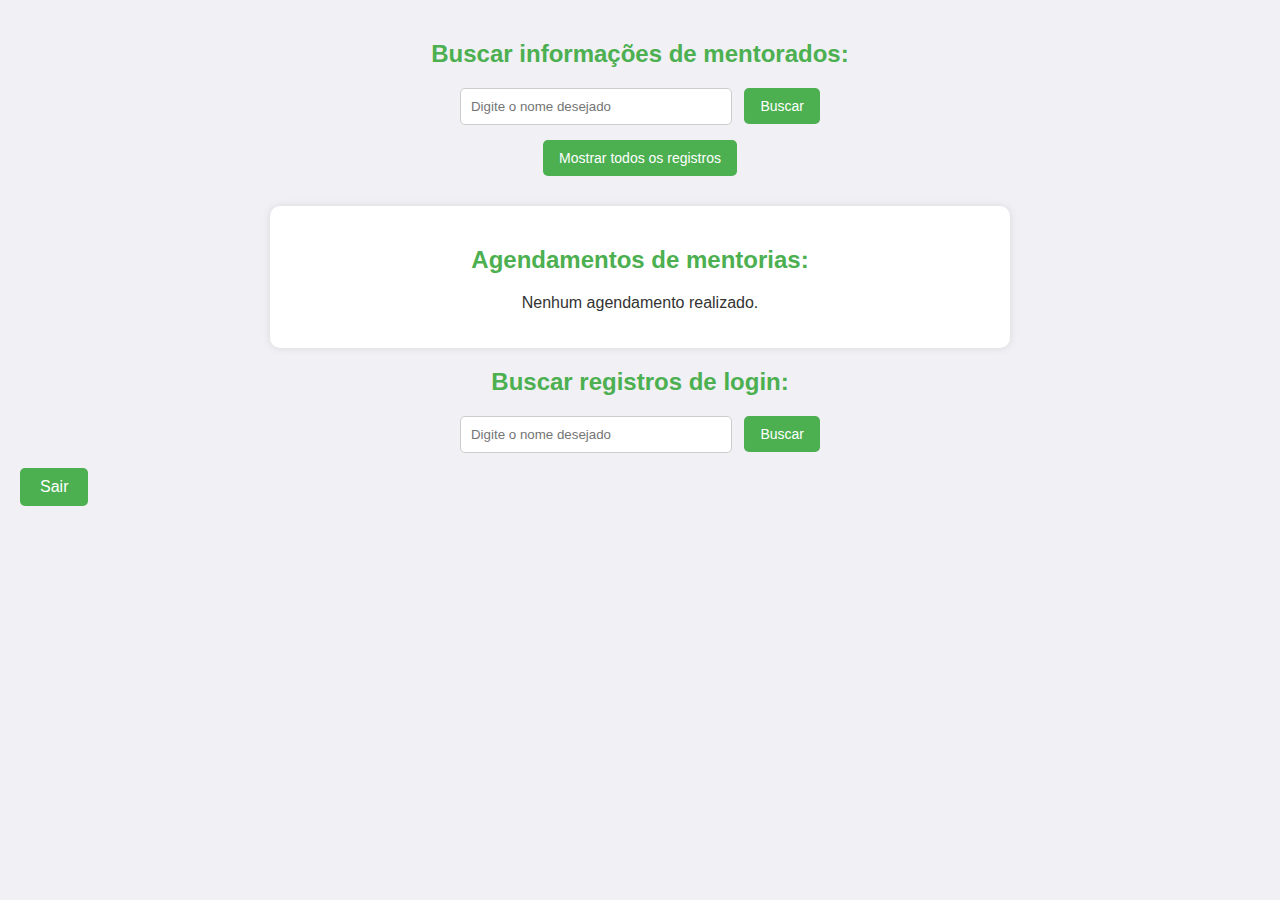
<file: Projetos/Dr.mentor/buscar_estudos.html>
<!DOCTYPE html>
<html lang="pt-br">

<head>
  <meta charset="UTF-8">
  <title>Buscar Estudantes</title>
  <link rel='stylesheet' type='text/css' media='screen' href='buscar_estudos.css'>
  <script src="buscar.js"></script>
</head>

<body>

  <h2>Buscar informações de mentorados:</h2>
        <!-- BUSCAR OS DADOS DE MENTORADO DO BANCO -->
  <form method="GET" action="buscar_estudos.php">
    <input type="text" name="nome" placeholder="Digite o nome desejado">
    <input type="submit" value="Buscar">
  </form>
        <!-- MOSTRAR TODOS OS REGISTROS DE MENTORADO DO BANCO -->
  <form method="GET" action="buscar_estudos.php" style="margin-top: 10px;">
    <input type="hidden" name="todos" value="1">
    <button type="submit">Mostrar todos os registros</button>
  </form>
        <!-- CONFIRMAÇÃO DE MENTORIA -->
  <div class="container">
    <h2>Agendamentos de mentorias:</h2>
    <div id="lista"></div>
  </div>
        <!-- BUSCAR OS DADOS DE CADASTROS DO BANCO -->
  <h2>Buscar registros de login:</h2>
  <form method="GET" action="listar.php">
    <input type="text" name="nome" placeholder="Digite o nome desejado">
    <input type="submit" value="Buscar">
  </form>

  <a href="inicial.html" class="sair">Sair</a>

</body>

</html>
</file>
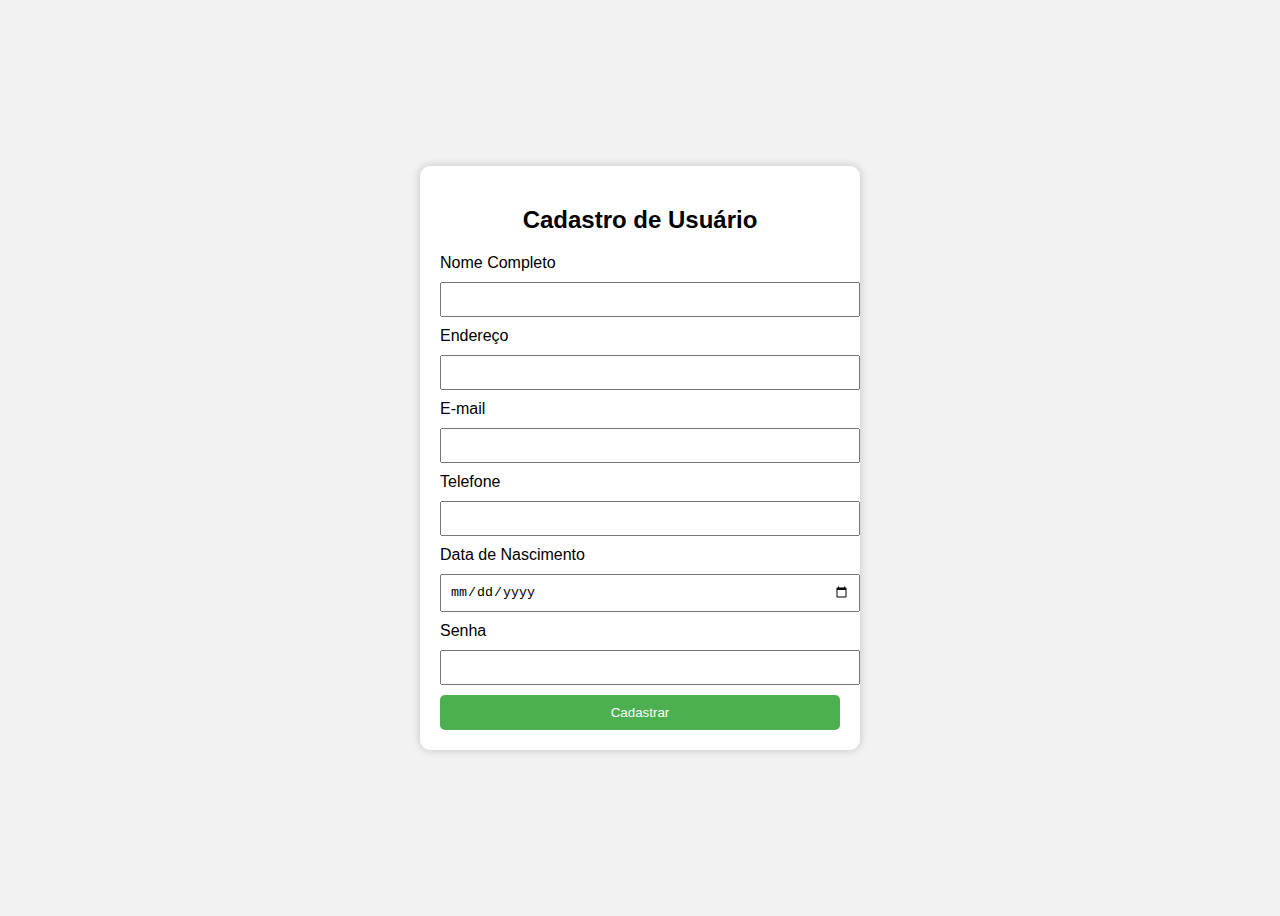
<file: Projetos/Dr.mentor/cadastro.html>
<!DOCTYPE html>
<html lang="pt-BR">

<head>
  <meta charset="UTF-8">
  <meta name="viewport" content="width=device-width, initial-scale=1.0">
  <title>Cadastro</title>
  <link rel='stylesheet' type='text/css' media='screen' href='cadastro.css'>
</head>

<body>
  <div class="container">
    <h2>Cadastro de Usuário</h2>
    <form action="cadastro.php" method="post">
      <label>Nome Completo</label><input type="text" name="nome" required>
      <label>Endereço</label><input type="text" name="endereco" required>
      <label>E-mail</label><input type="email" name="email" required>
      <label>Telefone</label><input type="tel" name="telefone" required>
      <label>Data de Nascimento</label><input type="date" name="nascimento" required>
      <label>Senha</label><input type="password" name="senha" required>
      <button type="submit">Cadastrar</button>
    </form>
  </div>
</body>

</html>
</file>
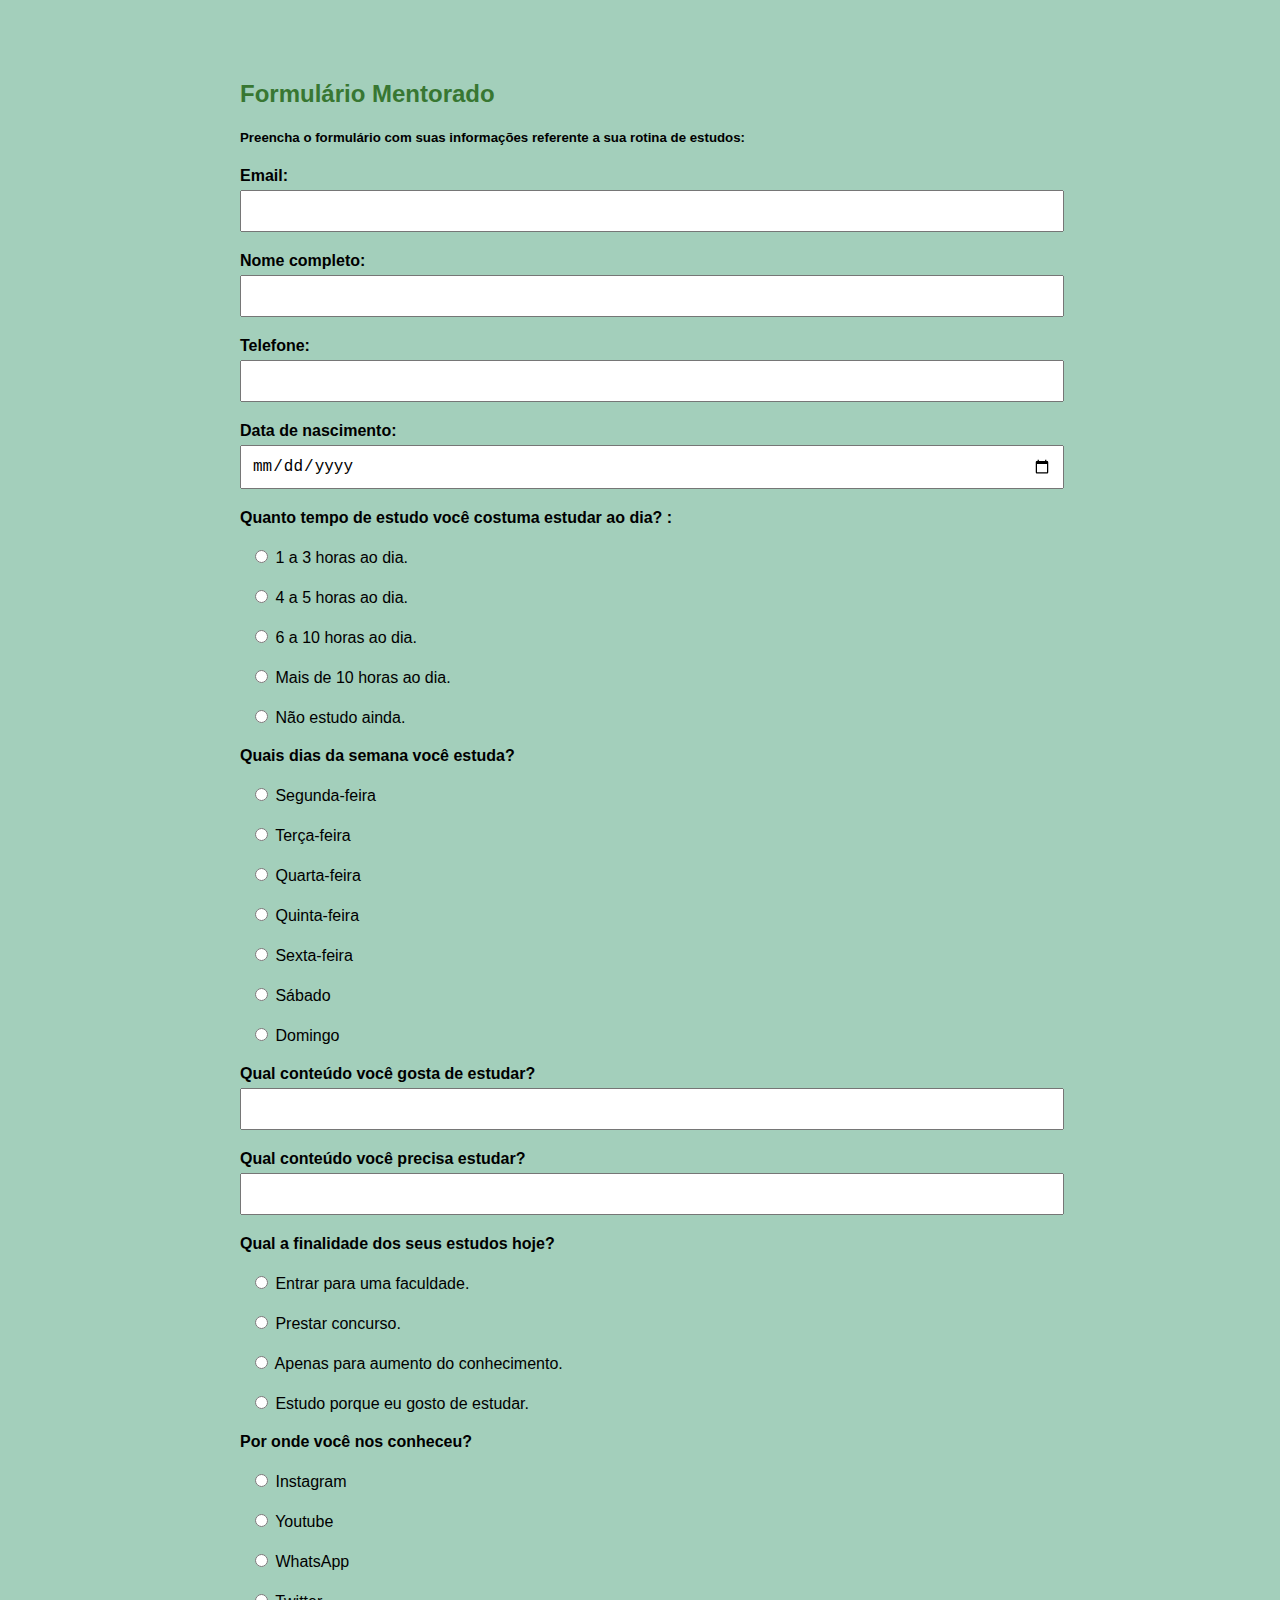
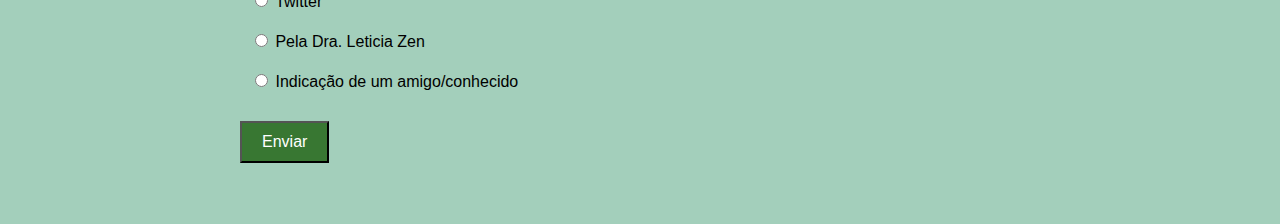
<file: Projetos/Dr.mentor/formulario_estudos.html>
<!DOCTYPE html>
<html lang="pt-br">

<head>
  <meta charset="UTF-8">
  <title>Formulário mentorado</title>
  <link rel='stylesheet' type='text/css' media='screen' href='formulario.css'>
</head>

<body>

  <h2>Formulário Mentorado</h2>
  <h5>Preencha o formulário com suas informações referente a sua rotina de estudos:
  </h5>

  <form action="salvar_estudo.php" method="post">

    <label for="email">Email:</label>
    <input type="email" id="email" name="email" required>

    <label for="nome">Nome completo:</label>
    <input type="text" id="nome" name="nome" required>

    <label for="telefone">Telefone:</label>
    <input type="tel" id="telefone" name="telefone" required>

    <label for="data_nascimento">Data de nascimento:</label>
    <input type="date" id="data_nascimento" name="data_nascimento" required>

    <label>Quanto tempo de estudo você costuma estudar ao dia? :</label>
    <div class="radio-group">
      <label><input type="radio" name="tempo_estudo" value="1 a 3 horas" required> 1 a 3 horas ao dia.</label>
      <label><input type="radio" name="tempo_estudo" value="4 a 5 horas"> 4 a 5 horas ao dia.</label>
      <label><input type="radio" name="tempo_estudo" value="6 a 10 horas"> 6 a 10 horas ao dia.</label>
      <label><input type="radio" name="tempo_estudo" value="Mais de 10 horas"> Mais de 10 horas ao dia.</label>
      <label><input type="radio" name="tempo_estudo" value="Não estudo"> Não estudo ainda.</label>
    </div>

    <label>Quais dias da semana você estuda?</label>
    <div class="radio-group">
      <label><input type="radio" name="dia_semana" value="Segunda-feira" required> Segunda-feira</label>
      <label><input type="radio" name="dia_semana" value="Terça-feira"> Terça-feira</label>
      <label><input type="radio" name="dia_semana" value="Quarta-feira"> Quarta-feira</label>
      <label><input type="radio" name="dia_semana" value="Quinta-feira"> Quinta-feira</label>
      <label><input type="radio" name="dia_semana" value="Sexta-feira"> Sexta-feira</label>
      <label><input type="radio" name="dia_semana" value="Sábado"> Sábado</label>
      <label><input type="radio" name="dia_semana" value="Domingo"> Domingo</label>
    </div>

    <label for="conteudo_gosta">Qual conteúdo você gosta de estudar?</label>
    <input type="text" id="conteudo_gosta" name="conteudo_gosta" required>

    <label for="conteudo_precisa">Qual conteúdo você precisa estudar?</label>
    <input type="text" id="conteudo_precisa" name="conteudo_precisa" required>

    <label>Qual a finalidade dos seus estudos hoje?</label>
    <div class="radio-group">
      <label><input type="radio" name="finalidade_estudo" value="Entrar para uma faculdade" required> Entrar para uma
        faculdade.</label>
      <label><input type="radio" name="finalidade_estudo" value="Prestar concurso"> Prestar concurso.</label>
      <label><input type="radio" name="finalidade_estudo" value="Apenas para aumento do conhecimento"> Apenas para
        aumento do conhecimento.</label>
      <label><input type="radio" name="finalidade_estudo" value="Estudo porque eu gosto de estudar"> Estudo porque eu
        gosto de estudar.</label>
    </div>

    <label>Por onde você nos conheceu?</label>
    <div class="radio-group">
      <label><input type="radio" name="conheceu_por" value="Instagram" required> Instagram</label>
      <label><input type="radio" name="conheceu_por" value="Youtube"> Youtube</label>
      <label><input type="radio" name="conheceu_por" value="WhatsApp"> WhatsApp</label>
      <label><input type="radio" name="conheceu_por" value="Twitter"> Twitter</label>
      <label><input type="radio" name="conheceu_por" value="Pela Dr. Leticia Zen"> Pela Dra. Leticia Zen</label>
      <label><input type="radio" name="conheceu_por" value="Indicação de um amigo/conhecido"> Indicação de um
        amigo/conhecido</label>
    </div>

    <input type="submit" value="Enviar" class="enviar">
  </form>


</body>

</html>
</file>
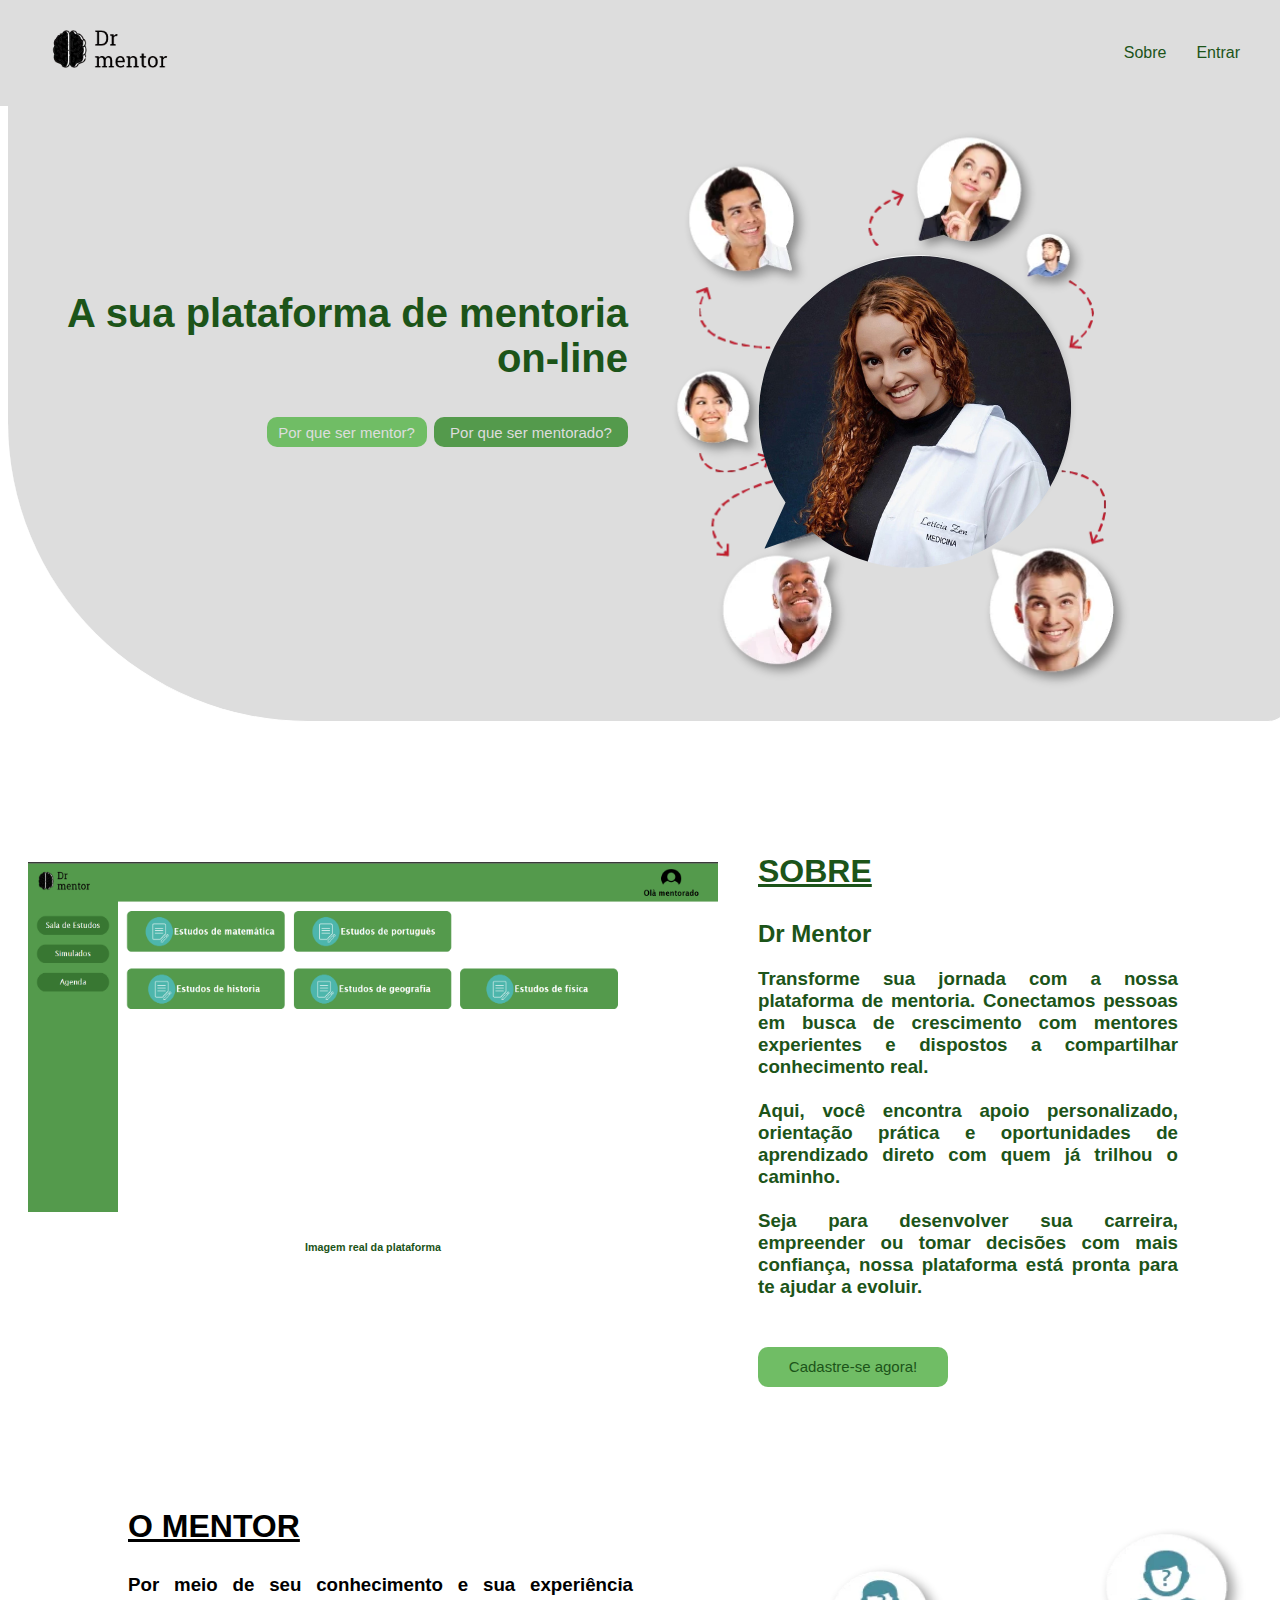
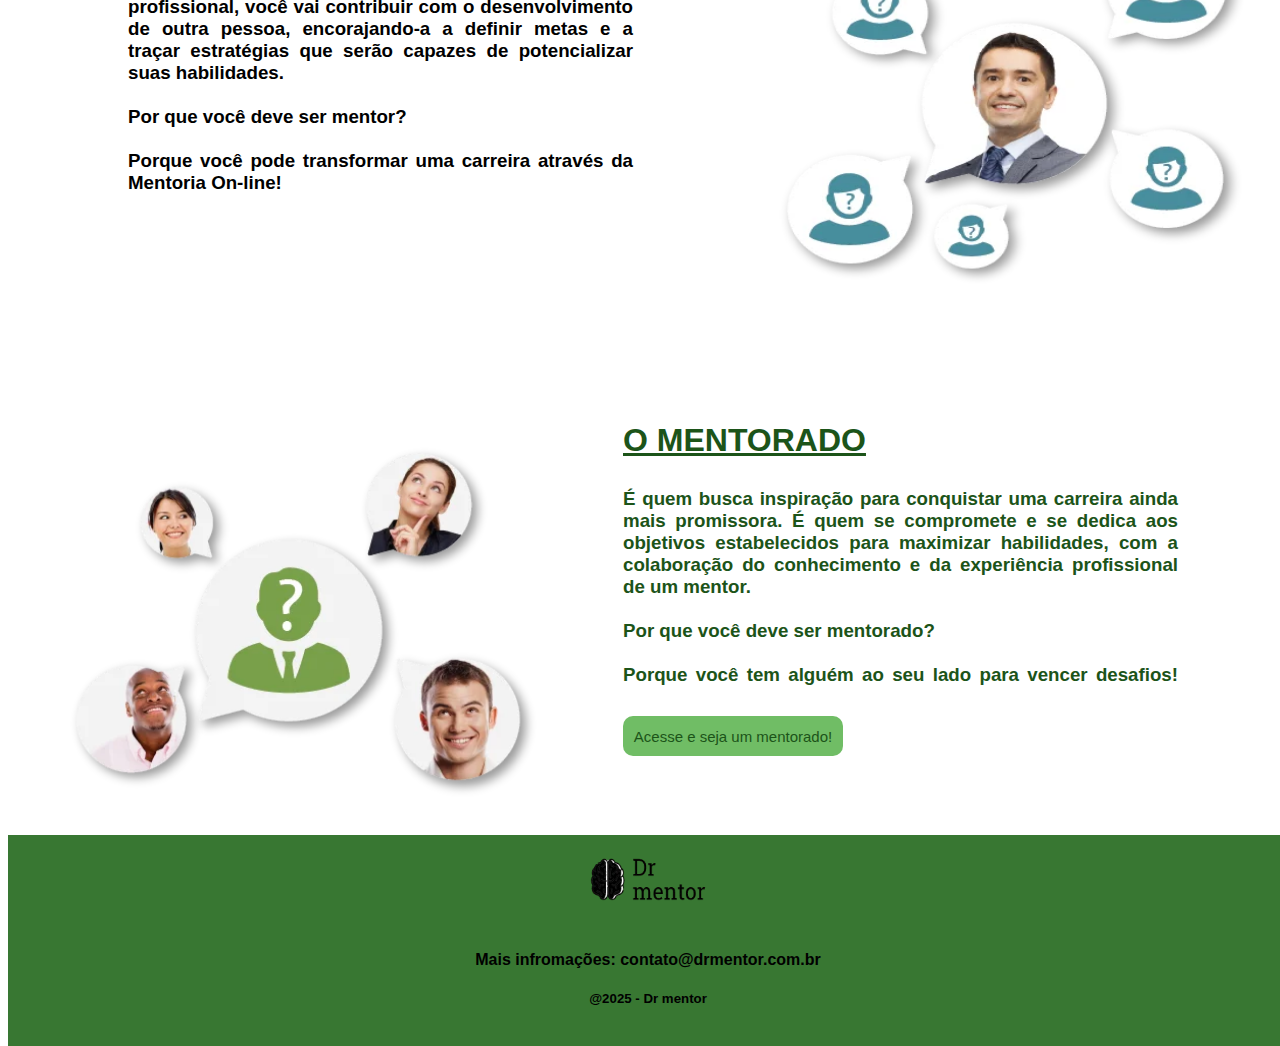
<file: Projetos/Dr.mentor/inicial.html>
<!DOCTYPE html>
<html>

<head>
    <meta charset='utf-8'>
    <meta http-equiv='X-UA-Compatible' content='IE=edge'>
    <title>Dr Mnetor</title>
    <meta name='viewport' content='width=device-width, initial-scale=1'>
    <link rel='stylesheet' type='text/css' media='screen' href='inicial.css'>
    <script src='inicial.js'></script>
</head>

<body>
    <header id="header">
        <div class="container">
            <a href="#" class="logo"><img src="imagens/LogopretaS.png" alt="logo" width="140px" height="50px"></a>
            <nav>
                <ul>
                    <li><a href="#sobre">Sobre</a></li>
                    <li><a href="login.html">Entrar</a></li>
                </ul>
            </nav>
        </div>
    </header>
    <div class="inicio">
        <div class="inicio-esquerdo">
            <h2> A sua plataforma de mentoria <br> on-line </h2>
            <a href="#mentor"><button class="button1">Por que ser mentor?</button></a>
            <a href="#mentorado"><button class="button2"> Por que ser mentorado?</button></a>

        </div>
        <div class="inicio-direito">
            <img src="imagens/imagem.png" alt="Imagen Principal">
        </div>

    </div>

    <div id="sobre"></div>

    <div class="sobre" id="">
        <div class="sobre-esquerdo">
            <img src="imagens/Captura de tela 2025-06-22 174803.png" width="690px" height="350px">
            <h6>Imagem real da plataforma</h6>
        </div>
        <div class="sobre-direito">
            <h1>SOBRE</h1>
            <H2>Dr Mentor</H2>
            <h3>Transforme sua jornada com a nossa plataforma de mentoria.
                Conectamos pessoas em busca de crescimento com mentores experientes
                e dispostos a compartilhar conhecimento real. <br> <br>
                Aqui, você encontra apoio
                personalizado, orientação prática e oportunidades de aprendizado direto
                com quem já trilhou o caminho. <br> <br>
                Seja para desenvolver sua carreira, empreender
                ou tomar decisões com mais confiança, nossa plataforma está pronta para te ajudar a evoluir.</h3>

            <a href="formulario_estudos.html"><button class="button3">Cadastre-se agora!</button></a>

        </div>
    </div>

    <div id="mentor"></div>

    <div class="mentor">
        <div class="mentor-esquerdo">
            <h1>O MENTOR</h1>
            <h3>Por meio de seu conhecimento e sua experiência profissional,
                você vai contribuir com o desenvolvimento de outra pessoa, encorajando-a a
                definir metas e a traçar estratégias que serão capazes de potencializar suas habilidades. <br> <br>
                Por que você deve ser mentor? <br> <br>
                Porque você pode transformar uma carreira através da Mentoria On-line!</h3>

        </div>
        <div class="mentor-direito">
            <img src="imagens/imagemmentor.webp" width="500px" height="380px">
        </div>
    </div>

    <div id="mentorado"></div>

    <div class="mentorando" id="">
        <div class="mentorando-esquerdo">
            <img src="imagens/imagemmentorado.webp" width="500px" height="380px">
        </div>
        <div class="mentorando-direito">
            <h1>O MENTORADO</h1>
            <h3>É quem busca inspiração para conquistar uma carreira ainda mais promissora.
                É quem se compromete e se dedica aos objetivos estabelecidos para maximizar
                habilidades, com a colaboração do conhecimento e da experiência profissional de um mentor. <br> <br>
                Por que você deve ser mentorado? <br><br>
                Porque você tem alguém ao seu lado para vencer desafios!

                <a href="#"><button class="button5">Acesse e seja um mentorado!</button></a>

        </div>
    </div>

    <footer>
        <br>
        <img src="imagens/LogopretaS.png" alt="logo" width="140px" height="55px"> <br><br>
        <h4>Mais infromações: contato@drmentor.com.br</h4>
        <h5>@2025 - Dr mentor</h5><br>

    </footer>

</body>

</html>
</file>
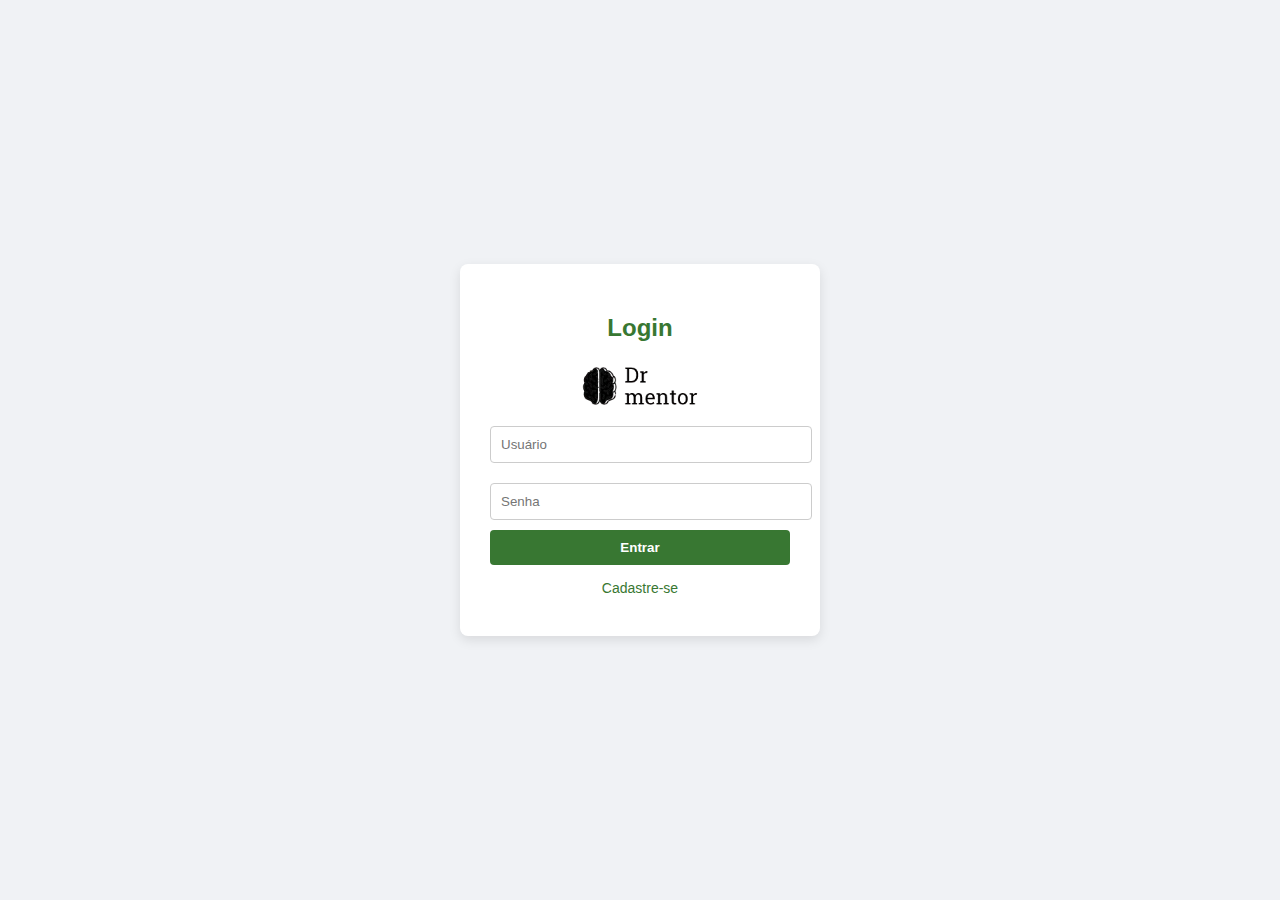
<file: Projetos/Dr.mentor/login.html>
<!DOCTYPE html>
<html lang="pt-BR">

<head>
  <meta charset="UTF-8">
  <meta name="viewport" content="width=device-width, initial-scale=1.0">
  <title>Tela de Login com Loading</title>
  <link rel="stylesheet" href="login.css">
  <script src="login.js"></script>
</head>

<body>

  <div class="login-container">
    <h2>Login</h2>
    <img src="imagens/LogopretaS.png" alt="logo" width="140px" height="50px">
    <input type="text" id="username" placeholder="Usuário">
    <input type="password" id="password" placeholder="Senha">
    <button onclick="login()">Entrar</button>
    <a href="formulario_estudos.html" class="link-cadastro" onclick="showLoading()">Cadastre-se</a>
    <div id="error" class="error"></div>
  </div>

  <div id="loading">Carregando...</div>


</body>

</html>
</file>
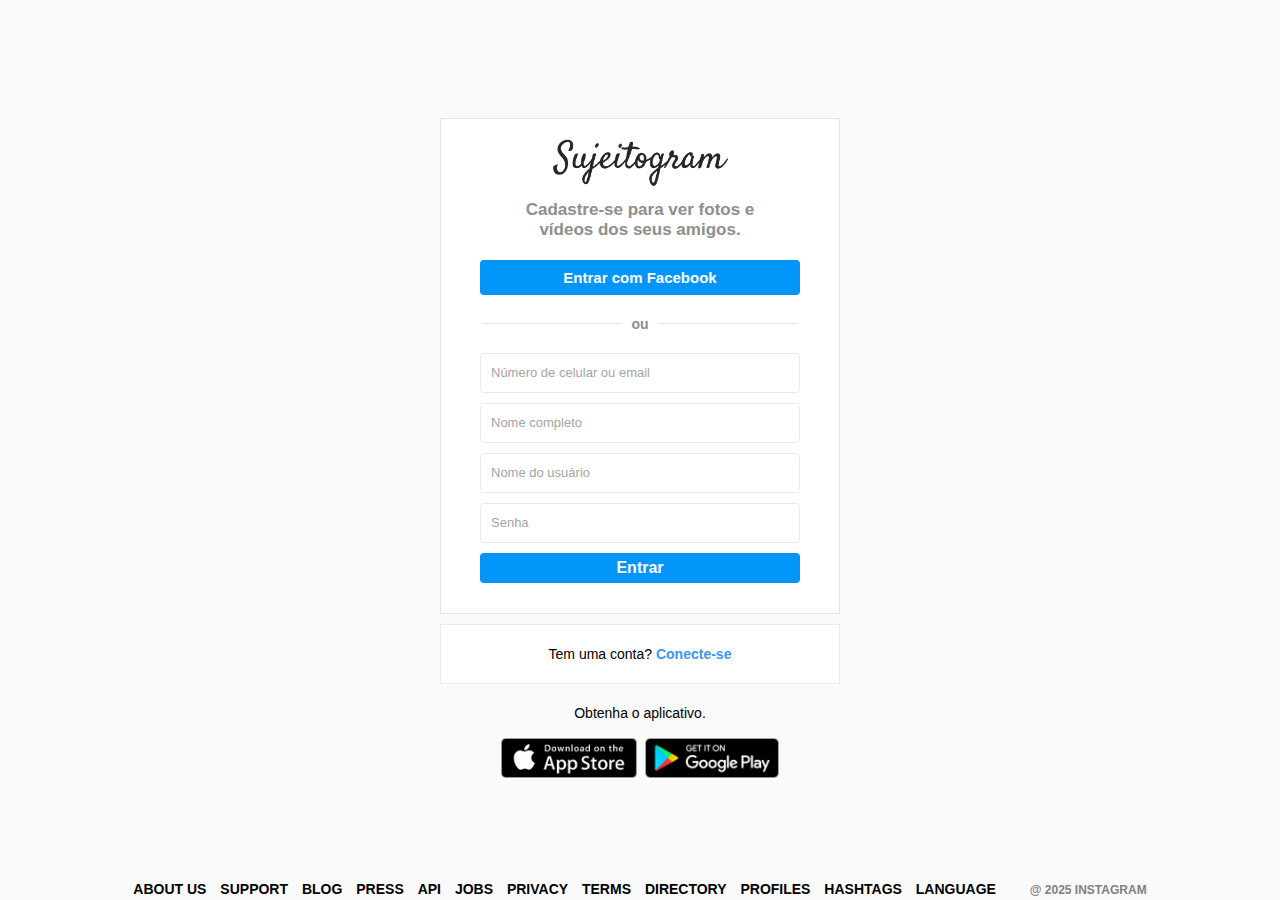
<file: Projetos/insta/cadastro.html>
<!DOCTYPE html>
<html>
<head>
    <meta charset='utf-8'>
    <meta http-equiv='X-UA-Compatible' content='IE=edge'>
    <title>Cadastro - Instagram</title>
    <meta name='viewport' content='width=device-width, initial-scale=1'>
    <link rel='stylesheet' type='text/css' media='screen' href='instagram-cadastro.css'>
   
</head>
<body>
    
<div id="principal">


    <!-- ÁREA CONTEINER -->
    <div id="conteiner-signup">

        <!-- ÁREA DIREITA -->
        <div class="coluna">
            <div class="login-panel">
                <div class="logo">
                    <img class="logo-img" src="imagens-insta/logo.png" alt="Logo do Sujeitogram">
                </div>

                <div class="mensagem">
                    <span>Cadastre-se para ver fotos e vídeos dos seus amigos.</span>
                </div>

                <button class="cta-button">
                    Entrar com Facebook
                </button>

                <div class="divisor-container">
                    <div class="line"></div>
                    <div class="divisor-tag">ou</div>
                    <div class="line"></div>
                </div>

                <form >
                    <input placeholder="Número de celular ou email" type="text" name="email">
                    <input placeholder="Nome completo" type="text" name="nome">
                    <input placeholder="Nome do usuário" type="text" name="username">
                    <input placeholder="Senha" type="password" name="password">

                    <input type="submit" value="Entrar">
                </form>

            </div>

            <div class="infobox">
            <p>Tem uma conta? <a href="instagram.html">Conecte-se</a></p>
            </div>

            <div class="get-app-panel">
                Obtenha o aplicativo.
                <div class="app-buttons">
                    <a href="#">
                        <img src="imagens-insta/appstore.png" alt="Baixe na AppStore">
                    </a>
                    <a href="#">
                        <img src="imagens-insta/googleplay.png" alt="Baixe na Googleplay">
                    </a>
                </div>
            </div>

        </div>
        <!--FIM AREA DIREITA-->
    </div>
    
        <footer>
            <div class="footer-inner">
                <a href="#">About us</a>
                <a href="#">Support</a>
                <a href="#">Blog</a>
                <a href="#">Press</a>
                <a href="#">API</a>
                <a href="#">Jobs</a>
                <a href="#">Privacy</a>
                <a href="#">Terms</a>
                <a href="#">Directory</a>
                <a href="#">Profiles</a>
                <a href="#">Hashtags</a>
                <a href="#">Language</a>
                <div class="text-small"> @ 2025 Instagram </div>
            </div>
        </footer>

    


</div>


</body>
</html>
</file>
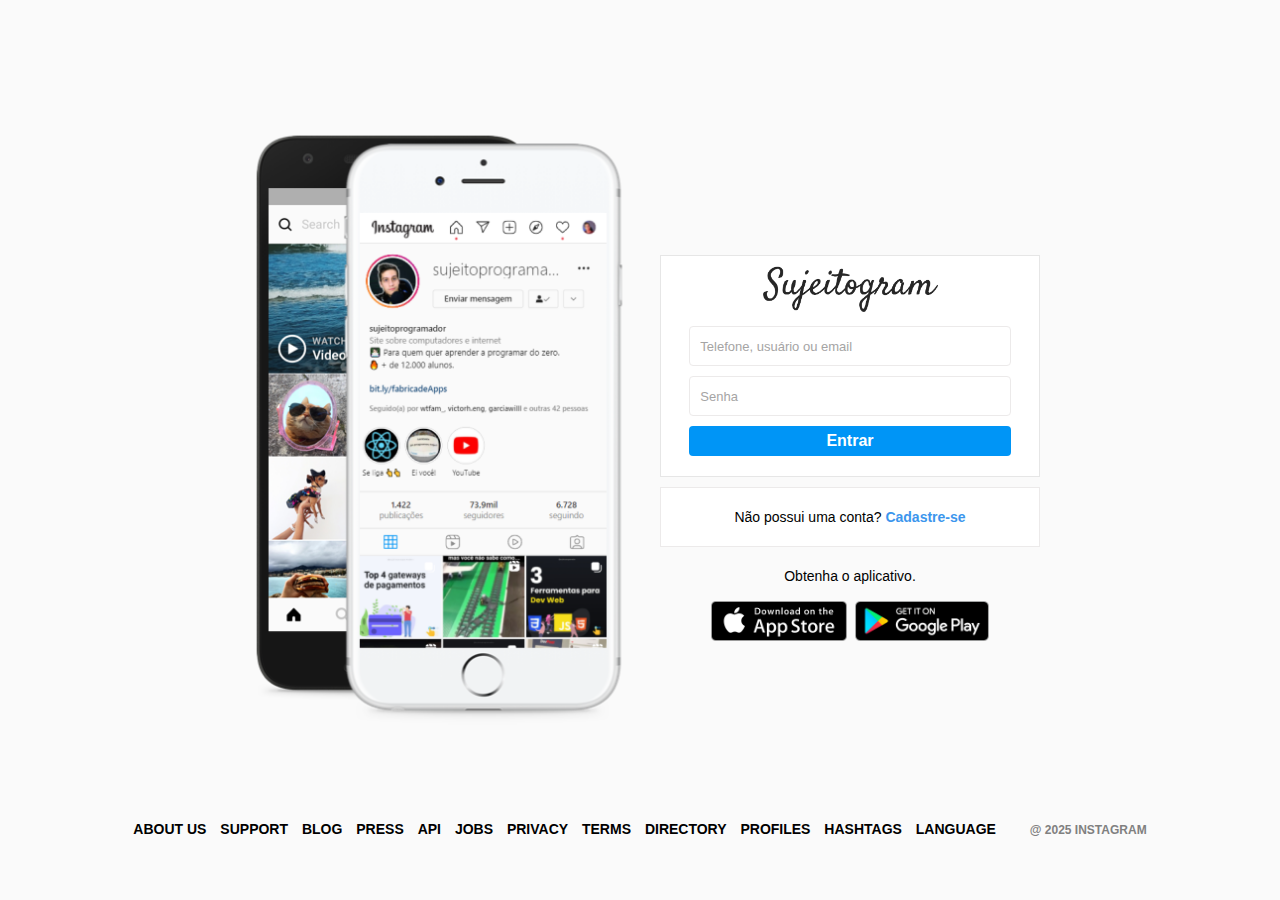
<file: Projetos/insta/instagram.html>
<!DOCTYPE html>
<html>
<head>
    <meta charset='utf-8'>
    <meta http-equiv='X-UA-Compatible' content='IE=edge'>
    <title>Instagram</title>
    <meta name='viewport' content='width=device-width, initial-scale=1'>
    <link rel='stylesheet' type='text/css' media='screen' href='instagram.css'>
   
</head>
<body>
    
<div id="principal">


    <!-- ÁREA CONTEINER -->
    <div id="conteiner">

        <!-- ÁREA ESQUERDA -->
        <div class="coluna esquerda">

        </div>
        <!-- ÁREA DIREITA -->
        <div class="coluna direita">
            <div class="login-panel">
                <div class="logo">
                    <img class="logo-img" src="imagens-insta/logo.png" alt="Logo do Sujeitogram">
                </div>
                <form >
                    <input placeholder="Telefone, usuário ou email" type="text" name="username">
                    <input placeholder="Senha" type="password" name="password">

                    <input type="submit" value="Entrar">
                </form>

            </div>

            <div class="infobox">
            <p>Não possui uma conta? <a href="cadastro.html">Cadastre-se</a></p>
            </div>

            <div class="get-app-panel">
                Obtenha o aplicativo.
                <div class="app-buttons">
                    <a href="#">
                        <img src="imagens-insta/appstore.png" alt="Baixe na AppStore">
                    </a>
                    <a href="#">
                        <img src="imagens-insta/googleplay.png" alt="Baixe na Googleplay">
                    </a>
                </div>
            </div>

        </div>
        <!--FIM AREA DIREITA-->
    </div>

        <footer>
            <div class="footer-inner">
                <a href="#">About us</a>
                <a href="#">Support</a>
                <a href="#">Blog</a>
                <a href="#">Press</a>
                <a href="#">API</a>
                <a href="#">Jobs</a>
                <a href="#">Privacy</a>
                <a href="#">Terms</a>
                <a href="#">Directory</a>
                <a href="#">Profiles</a>
                <a href="#">Hashtags</a>
                <a href="#">Language</a>
                <div class="text-small"> @ 2025 Instagram </div>
            </div>
        </footer>

    


</div>


</body>
</html>
</file>
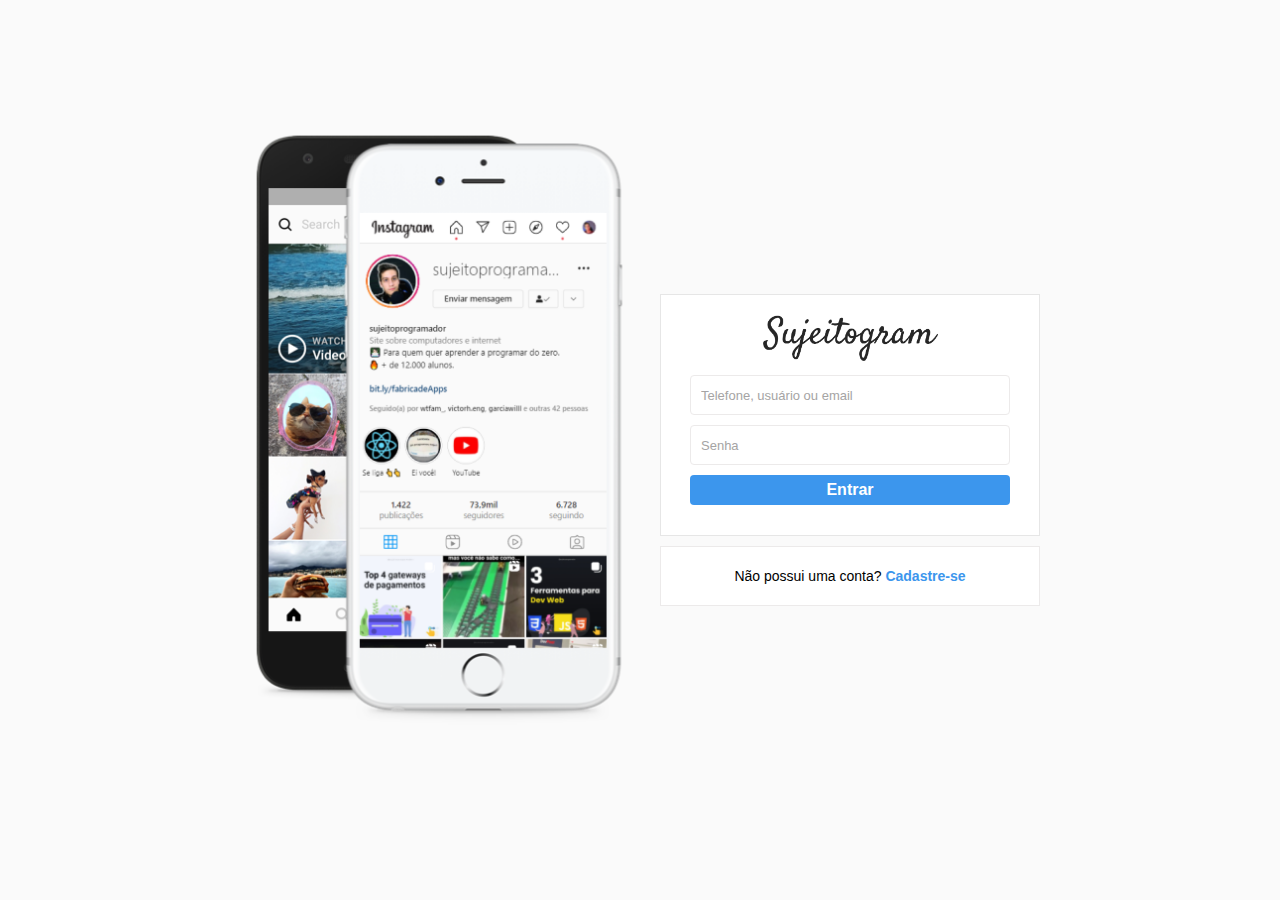
<file: Projetos/Instagram/instagram.html>
<!DOCTYPE html>
<html>
<head>
    <meta charset='utf-8'>
    <meta http-equiv='X-UA-Compatible' content='IE=edge'>
    <title>Instagram</title>
    <meta name='viewport' content='width=device-width, initial-scale=1'>
    <link rel='stylesheet' type='text/css' media='screen' href='instagram.css'>
   
</head>
<body>
    
<div id="principal">


    <!-- ÁREA CONTEINER -->
    <div id="conteiner">

        <!-- ÁREA ESQUERDA -->
        <div class="coluna esquerda">

        </div>
        <!-- ÁREA DIREITA -->
        <div class="coluna direita">
            <div class="login-panel">
                <div class="logo">
                    <img class="logo-img" src="imagens-insta/logo.png" alt="Logo do Sujeitogram">
                </div>
                <form >
                    <input placeholder="Telefone, usuário ou email" type="text" name="username">
                    <input placeholder="Senha" type="password" name="password">

                    <input type="submit" value="Entrar">
                </form>

            </div>

            <div class="infobox">
            <p>Não possui uma conta? <a href="#">Cadastre-se</a></p>
            </div>

        </div>

    </div>


</div>


</body>
</html>
</file>
<file: Projetos/Dr.mentor/buscar_estudos.css>
body {
  font-family: Arial, sans-serif;
  background-color: #f0f0f5;
  margin: 0;
  padding: 20px;
  color: #333;
}

h2 {
  color: #4CAF50;
  text-align: center;
  margin-top: 20px;
}

form {
  text-align: center;
  margin: 15px 0;
}

input[type="text"] {
  padding: 10px;
  width: 250px;
  border: 1px solid #ccc;
  border-radius: 5px;
  margin-right: 8px;
}

input[type="submit"],
button {
  padding: 10px 16px;
  background-color: #4CAF50;
  color: white;
  border: none;
  border-radius: 5px;
  cursor: pointer;
  font-size: 14px;
}

input[type="submit"]:hover,
button:hover {
  background-color: #45a049;
}

.container {
  background-color: #fff;
  padding: 20px;
  margin-top: 30px;
  border-radius: 10px;
  box-shadow: 0 0 8px rgba(0, 0, 0, 0.1);
  max-width: 700px;
  margin-left: auto;
  margin-right: auto;
  text-align: center;
}

#lista {
  margin-top: 15px;
}

.sair {
  display: inline-block;
  padding: 10px 20px;
  background-color: #4CAF50;
  color: #fff;
  text-decoration: none;
  border-radius: 5px;
  transition: background-color 0.3s;
}

.sair:hover {
  background-color: #45a049;
}
</file>
<file: Projetos/Dr.mentor/cadastro.css>
body {
      font-family: Arial, sans-serif;
      background-color: #f2f2f2;
      display: flex;
      justify-content: center;
      align-items: center;
      height: 100vh;
    }

    .container {
      background: #fff;
      padding: 20px;
      border-radius: 10px;
      width: 400px;
      box-shadow: 0 0 10px rgba(0, 0, 0, 0.2);
    }

    h2 {
      text-align: center;
    }

    label,
    input {
      display: block;
      width: 100%;
      margin-bottom: 10px;
    }

    input {
      padding: 8px;
    }

    button {
      width: 100%;
      padding: 10px;
      background: #4CAF50;
      color: #fff;
      border: none;
      border-radius: 5px;
    }
</file>
<file: Projetos/Dr.mentor/formulario.css>
body {
    font-family: 'Lucida Sans', 'Lucida Sans Regular', 'Lucida Grande', 'Lucida Sans Unicode', Geneva, Verdana, sans-serif;
    margin: 40px auto;
    max-width: 800px;
    padding: 20px;
    background-color: #a3cfbb;
}

h2 {
    color: #387732;
}

label {
    font-weight: bold;
    display: block;
    margin-top: 20px;
}

input[type="text"],
input[type="email"],
input[type="tel"],
input[type="date"] {
    width: 100%;
    padding: 10px;
    font-size: 16px;
    margin-top: 5px;
}

.radio-group {
    margin-top: 10px;
}

.radio-group label {
    font-weight: normal;
    display: block;
    margin-left: 10px;
}

input[type="submit"] {
    margin-top: 30px;
    padding: 10px 20px;
    font-size: 16px;
}

.enviar {
    background-color: #387732;
    color: white;
}
</file>
<file: Projetos/Dr.mentor/inicial.css>
body {

  width: 100%;
  height: 2000px;
  background-color: white;
  overflow-x: hidden;
  font-family: 'Lucida Sans', 'Lucida Sans Regular', 'Lucida Grande', 'Lucida Sans Unicode', Geneva, Verdana, sans-serif;
}

html {
  scroll-behavior: smooth;
  width: 100%;
}

/* Cabeçalho */

#header {
  position: fixed;
  left: 0;
  top: 0;
  width: 100%;
  padding: 25px 0;
  background: transparent;
  transition: all 0.3s ease;
  z-index: 1000;
  background-color: rgb(221, 221, 221);
}

#header.scrolled {
  background: #387732;
  padding: 15px 0;
  box-shadow: 0 2px 10px rgba(0, 0, 0, 0.1);
}

#header.scrolled a {
  color: rgb(221, 221, 221);
}

/* Container */
.container {
  max-width: 1200px;
  margin: auto;
  padding: 0 20px;
  display: flex;
  justify-content: space-between;
  align-items: center;
}

/* Logo */
.logo {
  font-size: 1.5rem;
  font-weight: bold;
  color: #1c5419;
  text-decoration: none;
  cursor: auto;
}

/* Navegação */
nav ul {
  list-style: none;
  display: flex;
  gap: 30px;
}

nav ul li a {
  text-decoration: none;
  color: #1c5419;
  font-weight: 500;
  transition: color 0.2s;
}

nav ul li a:hover {
  color: #4CAF50;
}

/*inicio*/

.inicio {

  display: flex;
  /* Ativa o Flexbox */
  gap: 0px;
  width: 100%;
  margin-top: 104px;
  /* Espaçamento entre as divs */
}

.inicio-esquerdo,
.inicio-direito {
  flex: 1;
  /* Ocupam espaço igual */
  padding: 20px;
  background-color: rgb(221, 221, 221);
  border-bottom: 1px solid white;
}

.inicio-esquerdo {

  text-align: end;
  padding-top: 12%;
  border-bottom-left-radius: 300px;
  font-size: 20pt;
  color: #1c5419;
}

.inicio-esquerdo button {

  font-size: 15px;
  color: black;
  text-decoration: none;
  border: 0px none white;
  color: rgb(221, 221, 221);

}

.button1 {
  background-color: #70bd65;
  width: 160px;
  height: 30px;
  border-radius: 10px;
  cursor: pointer;
}

.button2 {
  background-color: #549a4c;
  width: 194px;
  height: 30px;
  border-radius: 10px;
  cursor: pointer;
}


.inicio-direito {
  border-bottom-right-radius: 20px;
}


/*sobre*/

.sobre {
  display: flex;
  gap: 0px;
  width: 100%;
  margin-top: 100px;
  color: #1c5419;
}

.sobre-esquerdo,
.sobre-direito {
  flex: 1;
  /* Ocupam espaço igual */
  background-color: white;
}

.sobre-esquerdo {
  text-align: center;
  padding: 40px 20px 20px 20px;
}

.sobre-direito {
  padding: 10px 20px 20px 20px;
  text-align: justify;
  padding-right: 110px;
}

.sobre-direito h1 {
  text-decoration: underline;
  height: 45px;
}

.sobre-direito button {

  font-size: 15px;
  color: black;
  text-decoration: none;
  border: 0px none white;
  color: #1c5419;

}

.button3 {
  background-color: #70bd65;
  width: 190px;
  height: 40px;
  border-radius: 10px;
  cursor: pointer;
  margin-top: 30px;
}

/*mentor*/


.mentor {
  display: flex;
  gap: 0px;
  width: 100%;
  margin-top: 70px;
  color: black;
}

.mentor-esquerdo,
.mentor-direito {
  flex: 1;
  /* Ocupam espaço igual */
  background-color: white;
}

.mentor-direito {
  text-align: center;
  padding: 40px 20px 20px 20px;
}

.mentor-esquerdo {
  padding: 10px 0px 20px 120px;
  text-align: justify;
  padding-right: 110px;
}

.mentor-esquerdo h1 {
  text-decoration: underline;
  height: 45px;
}

.mentor-esquerdo button {

  font-size: 15px;
  color: black;
  text-decoration: none;
  border: 0px none white;
  color: black;

}

.button4 {
  background-color: #70bd65;
  width: 190px;
  height: 40px;
  border-radius: 10px;
  cursor: pointer;
  margin-top: 30px;
}

/*mentorando*/


.mentorando {
  display: flex;
  gap: 0px;
  width: 100%;
  margin-top: 70px;
  color: #1c5419;
}

.mentorando-esquerdo,
.mentorando-direito {
  flex: 1;
  /* Ocupam espaço igual */
  background-color: white;
}

.mentorando-esquerdo {
  text-align: center;
  padding: 40px 20px 20px 20px;
}

.mentorando-direito {
  padding: 10px 20px 20px 20px;
  text-align: justify;
  padding-right: 110px;
}

.mentorando-direito h1 {
  text-decoration: underline;
  height: 45px;
}

.mentorando-direito button {

  font-size: 15px;
  color: black;
  text-decoration: none;
  border: 0px none white;
  color: #1c5419;

}

.button5 {
  background-color: #70bd65;
  width: 220px;
  height: 40px;
  border-radius: 10px;
  cursor: pointer;
  margin-top: 30px;
}

/*footer*/

footer {
  justify-content: center;
  text-align: center;
  background-color: #387732;
  width: 100%;
}
</file>
<file: Projetos/Dr.mentor/login.css>
body {
   font-family: Arial, sans-serif;
   background-color: #f0f2f5;
   display: flex;
   justify-content: center;
   align-items: center;
   height: 100vh;
   margin: 0;
 }

 .login-container {
   background-color: #fff;
   padding: 30px;
   border-radius: 8px;
   box-shadow: 0 4px 12px rgba(0, 0, 0, 0.1);
   width: 300px;
   text-align: center;
 }

 .login-container h2 {
   margin-bottom: 20px;
   color: #387732;
 }

 .login-container input {
   width: 100%;
   padding: 10px;
   margin: 10px 0;
   border-radius: 4px;
   border: 1px solid #ccc;
 }

 .login-container button {
   width: 100%;
   padding: 10px;
   background-color: #387732;
   color: white;
   border: none;
   border-radius: 4px;
   cursor: pointer;
   font-weight: bold;
 }

 .login-container button:hover {
   background-color: #a3cfbb;
 }

 .login-container .link-cadastro {
   display: block;
   margin-top: 15px;
   color: #387732;
   text-decoration: none;
   font-size: 14px;
 }

 .login-container .link-cadastro:hover {
   text-decoration: underline;
 }

 .error {
   color: red;
   margin-top: 10px;
 }

 /* Tela de carregamento */
 #loading {
   position: fixed;
   top: 0;
   left: 0;
   width: 100%;
   height: 100%;
   background-color: rgba(0, 0, 0, 0.6);
   display: flex;
   justify-content: center;
   align-items: center;
   color: #fff;
   font-size: 22px;
   z-index: 9999;
   display: none;
 }
</file>
<file: Projetos/insta/instagram-cadastro.css>
*{
    box-sizing: border-box;
    margin: 0;
    padding: 0;
}
a{
    text-decoration: none;
    color: #3c96ed;
}
body{
    background-color: #FAFAFA;
    height: 100%;
    width: 100%;
    font-family: Arial, Helvetica, sans-serif;
    font-size: 14px;
    line-height: 18px;
}

#principal{
    height: 100vh;
}
#conteiner{
    margin: 0 auto;
    min-height: 100%;
    width: 800px;
    display: flex;
    align-items: center;

}
.coluna{
    flex-grow: 1;
    width: 50%;
}

.esquerda{
    background-image: url(imagens-insta/main-foto.png);
    background-size: 450px;
    background-repeat: no-repeat;
    background-position: center;
    height: 600px;
    margin-bottom: 50px;
}
.direita{
    padding-left: 20px;
}

.login-panel{
    background-color: #FFF;
    border: 1px solid #e6e6e6;
    text-align: center;
    padding: 20px 0;
}
.logo-img{
    width: 175px;
}

form{
    display: flex;
    flex-direction: column;
    align-items: center;
    justify-content: center;
}

input[type="password"], input[type="text"]{
    background-color: #FFFFFF;
    border: 1px solid rgb(236, 234, 234);
    height: 40px;
    border-radius: 4px;
    margin-top: 10px;
    padding: 10px;
    font-size: 13px;
    width: 320px;
    color: #000000;
}

input[type="password"]::placeholder, input[type="text"]::placeholder{
    color: rgb(165, 164, 164);
}

input[type="password"]:focus, input[type="text"]:focus{
    outline: 0;
    border: 1px solid #a1a1a1;
}

input[type="submit"]{
    width: 320px;
    margin-top: 10px;
    height: 30px;
    border: 0;
    background-color: #0095f6;
    border-radius: 4px;
    color: #FFFFFF;
    font-size: 16px;
    font-weight: bold;
    margin-bottom: 10px;
    cursor: pointer;
}

.infobox{
    background-color: white;
    height: 60px;
    border: 1px solid rgb(236, 234, 234);
    margin: 10px auto 0;

    display: flex;
    justify-content: center;
    align-items: center;
}

.infobox{
    user-select: none;
}

.infobox p a{
    font-weight: bold;
    user-select: none;
}

.get-app-panel{
    margin-top: 20px;
    text-align: center;
}

.app-buttons{
    margin-top: 16px;
}

.app-buttons img{
    height: 40px;
    padding: 0 2px;
}

footer{
    text-align: center;
    height: 20px;
    margin-top: -20px;
} 

footer a{
    color: #000000;
    text-transform: uppercase;
    font-weight: bold;
    margin-right: 10px;
}

.text-small{
    font-size: 12px;
    font-weight: bold;
    color: gray;
    text-transform: uppercase;
    padding-left: 20px;
    display: inline-block;
}

/*PAGINA DE CADASTRO*/

#conteiner-signup{
    margin: 0 auto;
    min-height: 100%;
    max-width: 400px;
    display: flex;
    align-items: center;
}

.mensagem{
    margin: 10px 70px;

}

.mensagem span{
    text-align: center;
    font-size: 17px;
    font-weight: bold;
    line-height: 20px;
    color: #8e8e8e;
}

.cta-button{
    width: 320px;
    margin: 10px 0;
    height: 35px;
    background-color: #0095f6;
    color: white;
    border: 0;
    border-radius: 4px;
    font-size: 15px;
    cursor: pointer;
    font-weight: bold;
}

.divisor-container{
    display: flex;
    justify-content: center;
    align-items: center;
    margin: 10px 0;
}

.line{
    height: 1px;
    width: 35%;
    background-color: #e6e6e6;
}

.divisor-tag{
    font-weight: bold;
    margin: 0 2.5%;
    color: #8e8e8e;
    user-select: none;
}


/* FIM PÁGINA CADASTRO*/

/* RESPONSIVIDADE */

@media (max-width: 850px){
    .esquerda{
        display: none;
    }

    #conteiner{
        width: 70%;
    }
    
    .direita{
        padding-left: 0;
    }

}

@media (max-width: 560px) {

    #conteiner-signup{
        width: 90%;
        margin-top: 20px;
    }

    input[type="password"], input[type="text"], input[type="submit"]{
        width: 85%;
    }

    .cta-button{
        width: 85%;
    }

    .mensagem{
        margin: 10px 25px;
    }

    footer{
        margin: 20px 5px 10px 5px;
        text-align: center;
    }
}
</file>
<file: Projetos/insta/instagram.css>
*{
    box-sizing: border-box;
    margin: 0;
    padding: 0;
}
a{
    text-decoration: none;
    color: #3c96ed;
}
body{
    background-color: #FAFAFA;
    height: 100%;
    width: 100%;
    font-family: Arial, Helvetica, sans-serif;
    font-size: 14px;
    line-height: 18px;
}

#principal{
    height: 100vh;
}
#conteiner{
    margin: 0 auto;
    min-height: 100%;
    width: 800px;
    display: flex;
    align-items: center;

}
.coluna{
    flex-grow: 1;
    width: 50%;
}

.esquerda{
    background-image: url(imagens-insta/main-foto.png);
    background-size: 450px;
    background-repeat: no-repeat;
    background-position: center;
    height: 600px;
    margin-bottom: 50px;
}
.direita{
    padding-left: 20px;
}

.login-panel{
    background-color: #FFF;
    border: 1px solid #e6e6e6;
    text-align: center;
    padding: 20px 0;
}
.logo-img{
    width: 175px;
}

form{
    display: flex;
    flex-direction: column;
    align-items: center;
    justify-content: center;
}

input[type="password"], input[type="text"]{
    background-color: #FFFFFF;
    border: 1px solid rgb(236, 234, 234);
    height: 40px;
    border-radius: 4px;
    margin-top: 10px;
    padding: 10px;
    font-size: 13px;
    width: 320px;
    color: #000000;
}

input[type="password"]::placeholder, input[type="text"]::placeholder{
    color: rgb(165, 164, 164);
}

input[type="password"]:focus, input[type="text"]:focus{
    outline: 0;
    border: 1px solid #a1a1a1;
}

input[type="submit"]{
    width: 320px;
    margin-top: 10px;
    height: 30px;
    border: 0;
    background-color: #0095f6;
    border-radius: 4px;
    color: #FFFFFF;
    font-size: 16px;
    font-weight: bold;
    margin-bottom: 10px;
    cursor: pointer;
}

.infobox{
    background-color: white;
    height: 60px;
    border: 1px solid rgb(236, 234, 234);
    margin: 10px auto 0;

    display: flex;
    justify-content: center;
    align-items: center;
}

.infobox{
    user-select: none;
}

.infobox p a{
    font-weight: bold;
    user-select: none;
}

.get-app-panel{
    margin-top: 20px;
    text-align: center;
}

.app-buttons{
    margin-top: 16px;
}

.app-buttons img{
    height: 40px;
    padding: 0 2px;
}

footer{
    text-align: center;
    height: 50px;
    margin-top: -50px;
} 

footer a{
    color: #000000;
    text-transform: uppercase;
    font-weight: bold;
    margin-right: 10px;
}

.text-small{
    font-size: 12px;
    font-weight: bold;
    color: gray;
    text-transform: uppercase;
    padding-left: 20px;
    display: inline-block;
}

/*PAGINA DE CADASTRO*/

#conteiner-signup{
    margin: 0 auto;
    min-height: 100%;
    max-width: 400px;
    display: flex;
    align-items: center;
}

.mensagem{
    margin: 10px 70px;

}

.mensagem span{
    text-align: center;
    font-size: 17px;
    font-weight: bold;
    line-height: 20px;
    color: #8e8e8e;
}

.cta-button{
    width: 320px;
    margin: 10px 0;
    height: 35px;
    background-color: #0095f6;
    color: white;
    border: 0;
    border-radius: 4px;
    font-size: 15px;
    cursor: pointer;
    font-weight: bold;
}

.divisor-container{
    display: flex;
    justify-content: center;
    align-items: center;
    margin: 10px 0;
}

.line{
    height: 1px;
    width: 35%;
    background-color: #e6e6e6;
}

.divisor-tag{
    font-weight: bold;
    margin: 0 2.5%;
    color: #8e8e8e;
    user-select: none;
}


/* FIM PÁGINA CADASTRO*/

/* RESPONSIVIDADE */

@media (max-width: 850px){
    .esquerda{
        display: none;
    }

    #conteiner{
        width: 70%;
    }
    
    .direita{
        padding-left: 0;
    }

}

@media (max-width: 5060px) {
    #container{
        width: 90%;
    }

    .login-panel{
        padding: 10px 0;
    }

    input[type="password"], input[type="text"], input[type="submit"]{
        width: 85%;
    }


    .mensagem{
        margin: 10px 25px;
    }
    footer{
        margin: -80px 5px 5px 5px;
    }


}
</file>
<file: Projetos/Instagram/instagram.css>
*{
    box-sizing: border-box;
    margin: 0;
    padding: 0;
}
a{
    text-decoration: none;
    color: #3c96ed;
}
body{
    background-color: #FAFAFA;
    height: 100%;
    width: 100%;
    font-family: Arial, Helvetica, sans-serif;
    font-size: 14px;
    line-height: 18px;
}

#principal{
    height: 100vh;
}
#conteiner{
    margin: 0 auto;
    min-height: 100%;
    width: 800px;
    display: flex;
    align-items: center;

}
.coluna{
    flex-grow: 1;
    width: 50%;
}

.esquerda{
    background-image: url(imagens-insta/main-foto.png);
    background-size: 450px;
    background-repeat: no-repeat;
    background-position: center;
    height: 600px;
    margin-bottom: 50px;
}
.direita{
    padding-left: 20px;
}

.login-panel{
    background-color: #FFF;
    border: 1px solid #e6e6e6;
    text-align: center;
    padding: 20px 0;
}
.logo-img{
    width: 175px;
}

form{
    display: flex;
    flex-direction: column;
    align-items: center;
    justify-content: center;
}

input[type="password"], input[type="text"]{
    background-color: #FFFFFF;
    border: 1px solid rgb(236, 234, 234);
    height: 40px;
    border-radius: 4px;
    margin-top: 10px;
    padding: 10px;
    font-size: 13px;
    width: 320px;
    color: #000000;
}

input[type="password"]::placeholder, input[type="text"]::placeholder{
    color: rgb(165, 164, 164);
}

input[type="password"]:focus, input[type="text"]:focus{
    outline: 0;
    border: 1px solid #a1a1a1;
}

input[type="submit"]{
    width: 320px;
    margin-top: 10px;
    height: 30px;
    border: 0;
    background-color: #3c96ed;
    border-radius: 4px;
    color: #FFFFFF;
    font-size: 16px;
    font-weight: bold;
    margin-bottom: 10px;
    cursor: pointer;
}

.infobox{
    background-color: white;
    height: 60px;
    border: 1px solid rgb(236, 234, 234);
    margin: 10px auto 0;

    display: flex;
    justify-content: center;
    align-items: center;
}

.infobox{
    user-select: none;
}

.infobox p a{
    font-weight: bold;
    user-select: none;
}
</file>
